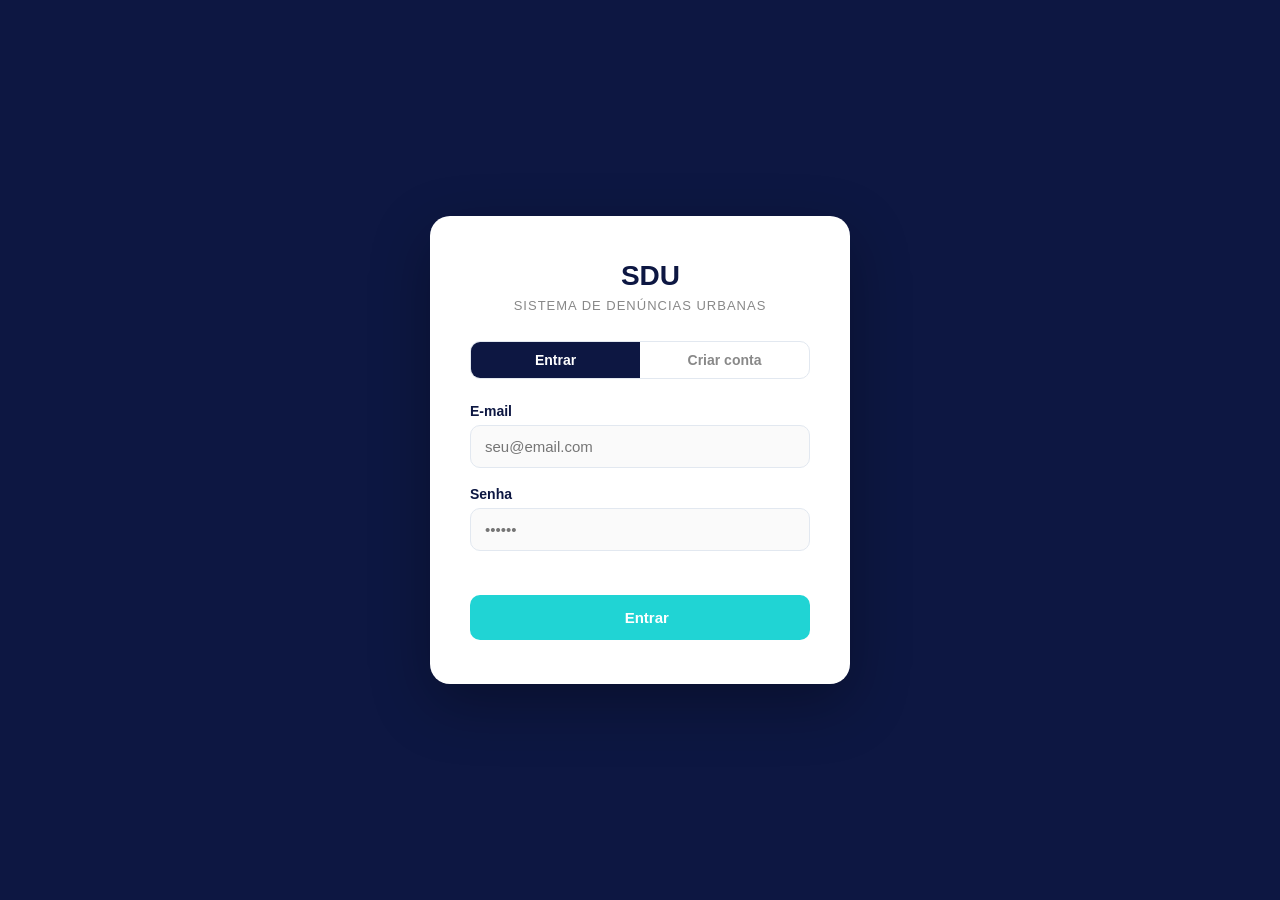
<file: index.html>
<!DOCTYPE html>
<html lang="pt-BR">
<head>
    <meta charset="UTF-8">
    <meta name="viewport" content="width=device-width, initial-scale=1.0">
    <title>SDU — Sistema de Denúncias Urbanas</title>
    <link rel="stylesheet" href="style.css">
    <link rel="stylesheet" href="https://cdnjs.cloudflare.com/ajax/libs/font-awesome/6.5.1/css/all.min.css">
</head>
<body>

<!-- ── SIDEBAR ────────────────────────────────────────────── -->
<aside class="sidebar" id="sidebar">

    <div class="sidebar-header">
        <div class="logo">
            <i class="fa-solid fa-eye"></i>
            <span class="logo-text">SDU</span>
        </div>
        <button class="menu-toggle" id="menuToggle" title="Recolher menu">
            <i class="fa-solid fa-bars"></i>
        </button>
    </div>

    <nav class="menu">
        <a href="index.html" class="menu-item" data-label="Início" active">
            <i class="fa-solid fa-house"></i>
            <span>Início</span>
        </a>
        <a href="denuncias.html" class="menu-item" data-label="Suas Denúncias"">
            <i class="fa-solid fa-bullhorn"></i>
            <span>Suas Denúncias</span>
        </a>
        <a href="nova-denuncia.html" class="menu-item" data-label="Nova Denúncia"">
            <i class="fa-solid fa-plus"></i>
            <span>Faça Nova Denúncia</span>
        </a>
    </nav>

    <div class="sidebar-footer">
        <span class="sidebar-footer-text">SDU © 2026</span>
    </div>

</aside>

<!-- ── CONTEÚDO PRINCIPAL ─────────────────────────────────── -->
<main class="main">

    <!-- TOPBAR com nome do usuário e ícone de perfil -->
    <div class="topbar">
        <span class="topbar-titulo">Início</span>
        <div class="topbar-acoes">
            <span id="nome-usuario" class="topbar-nome"></span>
            <a href="perfil.html" class="topbar-icon" title="Meu Perfil">
                <i class="fa-solid fa-circle-user"></i>
            </a>
            <button class="topbar-icon" onclick="sair()" title="Sair">
                <i class="fa-solid fa-right-from-bracket"></i>
            </button>
        </div>
    </div>

    <!-- SEÇÃO 1: HERO -->
    <section class="hero-section">
        <h1 class="hero-title">SDU</h1>
        <p class="hero-subtitle">Sistema de Denúncias Urbanas</p>
        <button class="btn-conhecer" onclick="irParaQuemSomos()">
            Venha nos Conhecer
        </button>
    </section>

    <!-- SEÇÃO 2: QUEM SOMOS (fundo azul escuro) -->
    <section class="quem-somos-section" id="quem-somos">

        <div class="qs-left">
            <h2>Quem<br>Somos</h2>
        </div>

        <div class="qs-right">
            <p>
                O SDU é uma iniciativa criada por estudantes que acreditam no poder da
                tecnologia para transformar as cidades. Nascemos da frustração com
                problemas urbanos que se repetem sem resolução — buracos, alagamentos,
                fiação solta — e da vontade de mudar esse cenário.
            </p>
            <p>
                Nossa plataforma conecta cidadãos e poder público de forma direta e
                transparente. Qualquer pessoa pode registrar um problema, acompanhar
                seu status e saber quando foi resolvido.
            </p>
            <p>
                Acreditamos que cada denúncia é um ato de cidadania. Juntos,
                construímos cidades melhores.
            </p>
        </div>

    </section>

    <!-- SEÇÃO 3: CALL TO ACTION -->
    <section class="cta-section">
        <h2>Algum problema a relatar?</h2>
        <p>Denuncie!</p>
        <a href="nova-denuncia.html" class="btn-denuncia">
            <i class="fa-solid fa-bullhorn"></i>
            Fazer Denúncia
        </a>
    </section>

    <!-- RODAPÉ -->
    <footer class="page-footer">
        © 2026 SDU — Sistema de Denúncias Urbanas. Todos os direitos reservados.
    </footer>

</main>

<script src="script.js"></script>
<script>
    /* Scroll suave até a seção "Quem Somos" ao clicar no botão */
    verificarAuth();
    function irParaQuemSomos() {
        document.getElementById("quem-somos").scrollIntoView({ behavior: "smooth" });
    }
</script>

</body>
</html>
</file>
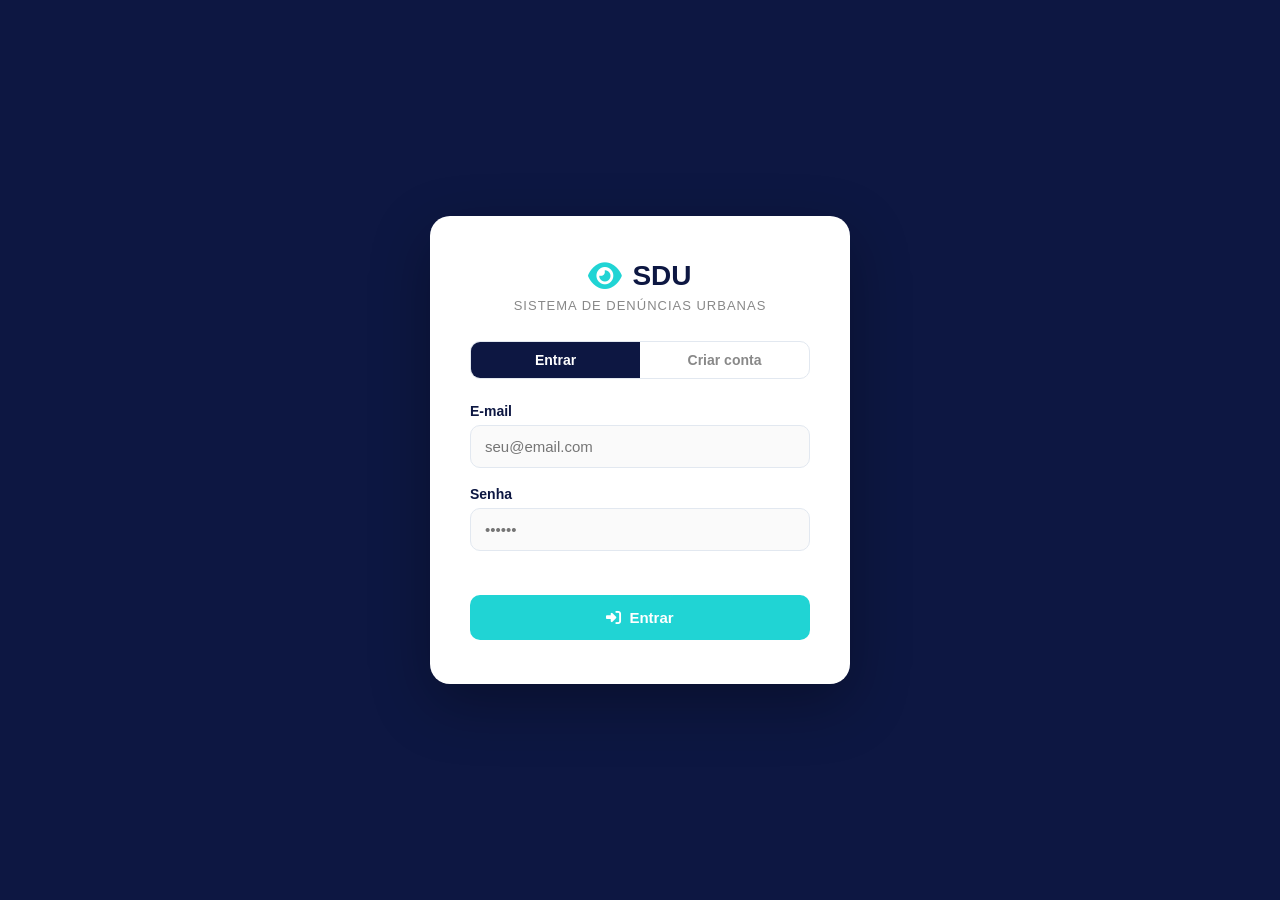
<file: denuncias.html>
<!doctype html>
<html lang="pt-BR">
  <head>
    <meta charset="UTF-8" />
    <meta name="viewport" content="width=device-width, initial-scale=1.0" />
    <title>SDU — Suas Denúncias</title>
    <link rel="stylesheet" href="style.css" />
    <link
      rel="stylesheet"
      href="https://cdnjs.cloudflare.com/ajax/libs/font-awesome/6.5.1/css/all.min.css"
    />
  </head>
  <body>
    <!-- SIDEBAR -->
    <aside class="sidebar" id="sidebar">
      <div class="sidebar-header">
        <div class="logo">
          <i class="fa-solid fa-eye"></i>
          <span class="logo-text">SDU</span>
        </div>
        <button class="menu-toggle" id="menuToggle" title="Recolher menu">
          <i class="fa-solid fa-bars"></i>
        </button>
      </div>

      <nav class="menu">
        <a href="index.html" class="menu-item" data-label="Início">
          <i class="fa-solid fa-house"></i>
          <span>Início</span>
        </a>
        <a
          href="denuncias.html"
          class="menu-item active"
          data-label="Suas Denúncias"
        >
          <i class="fa-solid fa-bullhorn"></i>
          <span>Suas Denúncias</span>
        </a>
        <a
          href="nova-denuncia.html"
          class="menu-item"
          data-label="Nova Denúncia"
        >
          <i class="fa-solid fa-plus"></i>
          <span>Faça Nova Denúncia</span>
        </a>
      </nav>

      <div class="sidebar-footer">
        <span>SDU © 2026</span>
      </div>
    </aside>

    <main class="main">
      <!-- TOPBAR com nome do usuário e ícone de perfil -->
      <div class="topbar">
        <span class="topbar-titulo">Suas Denúncias</span>
        <div class="topbar-acoes">
          <span id="nome-usuario" class="topbar-nome"></span>
          <a href="perfil.html" class="topbar-icon" title="Meu Perfil">
            <i class="fa-solid fa-circle-user"></i>
          </a>
          <button class="topbar-icon" onclick="sair()" title="Sair">
            <i class="fa-solid fa-right-from-bracket"></i>
          </button>
        </div>
      </div>
      <div class="denuncias-page">
        <div class="page-header">
          <h1>Suas Denúncias</h1>
          <p>Gerencie e acompanhe os problemas que você reportou</p>
        </div>

        <!-- Preenchido dinamicamente pela função carregarDenuncias() -->
        <div id="lista-denuncias">
          <p style="color: #aaa; padding: 20px 0">Carregando denúncias...</p>
        </div>
      </div>
    </main>

    <script src="script.js"></script>
    <script>
      /* Traduz os valores do banco para texto legível na interface */
      const ROTULO_TIPO = {
        buraco: "Buraco",
        fiacao_solta: "Fiação solta",
        alagamento: "Alagamento",
        outros: "Outros",
      };

      const ROTULO_STATUS = {
        aberta: "Aberta",
        em_ajuste: "Em Ajuste",
        concluida: "Concluída",
        nao_houve: "Não Houve",
      };

      // ── CARREGAR DENÚNCIAS ─────────────────────────────────────
      async function carregarDenuncias() {
        try {
          const lista = await buscarDenuncias();
          const container = document.getElementById("lista-denuncias");
          container.innerHTML = "";

          if (lista.length === 0) {
            container.innerHTML = `
                    <div class="sem-denuncias">
                        <i class="fa-regular fa-face-smile" style="font-size:40px;color:#ccc;margin-bottom:12px;"></i>
                        <p>Nenhuma denúncia registrada ainda.</p>
                        <a href="nova-denuncia.html" style="color:var(--accent);">Fazer primeira denúncia</a>
                    </div>
                `;
            return;
          }

          lista.forEach((d) => container.appendChild(criarCard(d)));
        } catch (erro) {
          document.getElementById("lista-denuncias").innerHTML =
            `<p style="color:red;">Erro ao carregar denúncias. Verifique se o servidor está rodando.</p>`;
        }
      }

      // ── CRIAR CARD ─────────────────────────────────────────────
      function criarCard(d) {
        const card = document.createElement("div");
        card.className = "denuncia-card";
        card.id = `card-${d.id}`;

        // toLocaleDateString formata a data do banco para dd/mm/aaaa hh:mm
        const data = new Date(d.data).toLocaleDateString("pt-BR", {
          day: "2-digit",
          month: "2-digit",
          year: "numeric",
          hour: "2-digit",
          minute: "2-digit",
        });

        card.innerHTML = `
            <div class="card-top">
                <div>
                    <div class="card-tipo">${ROTULO_TIPO[d.tipo] || d.tipo}</div>
                    <div class="card-endereco">
                        <i class="fa-solid fa-location-dot" style="color:var(--accent);font-size:12px"></i>
                        ${d.endereco}
                        ${d.ponto_referencia ? `· ${d.ponto_referencia}` : ""}
                    </div>
                </div>
                <span class="badge badge-${d.status}">${ROTULO_STATUS[d.status] || d.status}</span>
            </div>

            ${d.descricao ? `<p class="card-desc">${d.descricao}</p>` : ""}

            <p class="card-data">Registrada em ${data}</p>

            <div class="card-footer">
                <select class="status-select" onchange="alterarStatus(${d.id}, this.value)">
                    <option value="aberta"    ${d.status === "aberta" ? "selected" : ""}>Aberta</option>
                    <option value="em_ajuste" ${d.status === "em_ajuste" ? "selected" : ""}>Em Ajuste</option>
                    <option value="concluida" ${d.status === "concluida" ? "selected" : ""}>Concluída</option>
                    <option value="nao_houve" ${d.status === "nao_houve" ? "selected" : ""}>Não Houve</option>
                </select>
                <div class="card-acoes">
                    <button class="btn-editar"  onclick="toggleEdicao(${d.id})">
                        <i class="fa-solid fa-pen"></i> Editar
                    </button>
                    <button class="btn-excluir" onclick="removerDenuncia(${d.id})">
                        <i class="fa-solid fa-trash"></i> Excluir
                    </button>
                </div>
            </div>

            <!-- Formulário de edição oculto; exibido por toggleEdicao() -->
            <div class="edit-form" id="edit-${d.id}">
                <div class="form-group">
                    <label>Endereço</label>
                    <input type="text" id="edit-endereco-${d.id}" value="${d.endereco}">
                </div>
                <div class="form-group">
                    <label>Ponto de referência</label>
                    <input type="text" id="edit-ref-${d.id}" value="${d.ponto_referencia || ""}">
                </div>
                <div class="form-group">
                    <label>Tipo</label>
                    <select id="edit-tipo-${d.id}">
                        <option value="buraco"       ${d.tipo === "buraco" ? "selected" : ""}>Buraco</option>
                        <option value="fiacao_solta" ${d.tipo === "fiacao_solta" ? "selected" : ""}>Fiação solta</option>
                        <option value="alagamento"   ${d.tipo === "alagamento" ? "selected" : ""}>Alagamento</option>
                        <option value="outros"       ${d.tipo === "outros" ? "selected" : ""}>Outros</option>
                    </select>
                </div>
                <div class="form-group">
                    <label>Descrição</label>
                    <textarea id="edit-desc-${d.id}">${d.descricao || ""}</textarea>
                </div>
                <div class="edit-acoes">
                    <button class="btn-cancelar" onclick="toggleEdicao(${d.id})">Cancelar</button>
                    <button class="btn-salvar"   onclick="salvarEdicao(${d.id})">Salvar</button>
                </div>
            </div>
        `;

        return card;
      }

      // ── ALTERAR STATUS ─────────────────────────────────────────
      async function alterarStatus(id, novoStatus) {
        try {
          await atualizarDenuncia(id, { status: novoStatus });

          // Atualiza só o badge visualmente, sem recarregar a lista inteira
          const card = document.getElementById(`card-${id}`);
          const badge = card.querySelector(".badge");
          badge.className = `badge badge-${novoStatus}`;
          badge.textContent = ROTULO_STATUS[novoStatus];

          mostrarToast("Status atualizado!");
        } catch (erro) {
          mostrarToast("Erro ao atualizar status.");
        }
      }

      // ── TOGGLE EDIÇÃO ──────────────────────────────────────────
      function toggleEdicao(id) {
        document.getElementById(`edit-${id}`).classList.toggle("visivel");
      }

      // ── SALVAR EDIÇÃO ──────────────────────────────────────────
      async function salvarEdicao(id) {
        const dados = {
          endereco: document.getElementById(`edit-endereco-${id}`).value.trim(),
          ponto_referencia:
            document.getElementById(`edit-ref-${id}`).value.trim() || null,
          tipo: document.getElementById(`edit-tipo-${id}`).value,
          descricao:
            document.getElementById(`edit-desc-${id}`).value.trim() || null,
        };

        if (!dados.endereco) {
          mostrarToast("O endereço não pode ficar vazio.");
          return;
        }

        try {
          await atualizarDenuncia(id, dados);
          mostrarToast("Denúncia atualizada!");
          carregarDenuncias();
        } catch (erro) {
          mostrarToast("Erro ao salvar edição.");
        }
      }

      // ── EXCLUIR DENÚNCIA ───────────────────────────────────────
      async function removerDenuncia(id) {
        if (!confirm("Tem certeza que deseja excluir esta denúncia?")) return;

        try {
          await excluirDenuncia(id);
          document.getElementById(`card-${id}`).remove();

          // Se a lista ficou vazia, exibe a mensagem de estado vazio
          if (
            document.getElementById("lista-denuncias").children.length === 0
          ) {
            carregarDenuncias();
          }

          mostrarToast("Denúncia excluída.");
        } catch (erro) {
          mostrarToast("Erro ao excluir denúncia.");
        }
      }

      verificarAuth();
      carregarDenuncias();
    </script>
  </body>
</html>
</file>
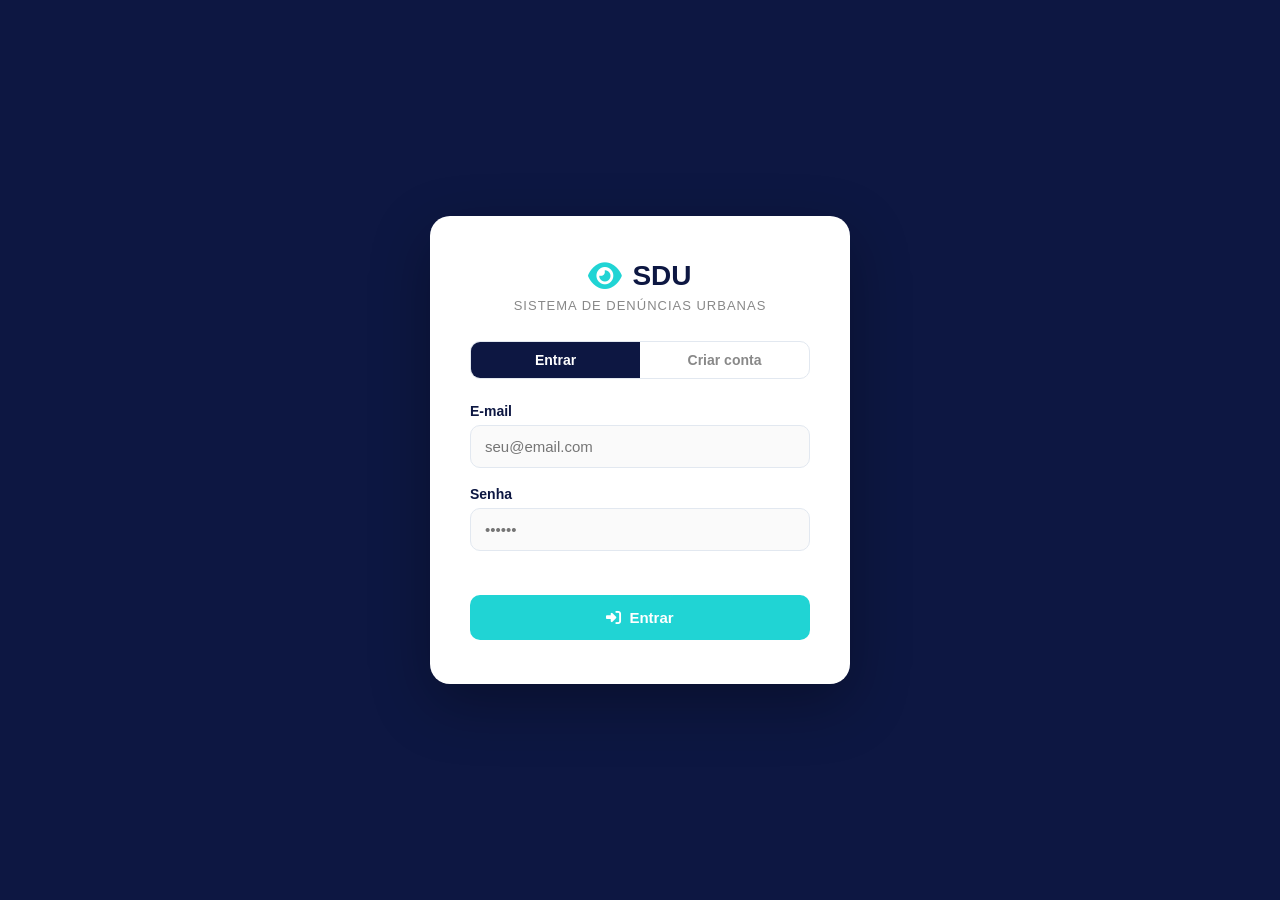
<file: login.html>
<!DOCTYPE html>
<html lang="pt-BR">
<head>
    <meta charset="UTF-8">
    <meta name="viewport" content="width=device-width, initial-scale=1.0">
    <title>SDU — Entrar</title>
    <link rel="stylesheet" href="style.css">
    <link rel="stylesheet" href="https://cdnjs.cloudflare.com/ajax/libs/font-awesome/6.5.1/css/all.min.css">
</head>
<body class="login-body">

<div class="login-container">

    <!-- Logo -->
    <div class="login-logo">
        <i class="fa-solid fa-eye"></i>
        <span>SDU</span>
    </div>
    <p class="login-tagline">Sistema de Denúncias Urbanas</p>

    <!-- Abas Login / Cadastro -->
    <div class="login-tabs">
        <button class="tab-btn active" onclick="mostrarAba('login')">Entrar</button>
        <button class="tab-btn"        onclick="mostrarAba('cadastro')">Criar conta</button>
    </div>

    <!-- Formulário de Login -->
    <div id="aba-login">
        <div class="form-group">
            <label>E-mail</label>
            <input type="email" id="login-email" placeholder="seu@email.com">
        </div>
        <div class="form-group">
            <label>Senha</label>
            <input type="password" id="login-senha" placeholder="••••••">
        </div>
        <p class="login-erro" id="login-erro"></p>
        <button class="btn-login" onclick="fazerLogin()">
            <i class="fa-solid fa-right-to-bracket"></i> Entrar
        </button>
    </div>

    <!-- Formulário de Cadastro -->
    <div id="aba-cadastro" style="display:none">
        <div class="form-group">
            <label>Nome</label>
            <input type="text" id="cad-nome" placeholder="Seu nome completo">
        </div>
        <div class="form-group">
            <label>E-mail</label>
            <input type="email" id="cad-email" placeholder="seu@email.com">
        </div>
        <div class="form-group">
            <label>Senha <span style="font-weight:400;font-size:12px;color:#aaa">(mín. 6 caracteres)</span></label>
            <input type="password" id="cad-senha" placeholder="••••••">
        </div>
        <p class="login-erro" id="cad-erro"></p>
        <button class="btn-login" onclick="fazerCadastro()">
            <i class="fa-solid fa-user-plus"></i> Criar conta
        </button>
    </div>

</div>

<script>
    const API = "http://127.0.0.1:5000";

    // Se já estiver logado, vai direto para o inicio
    fetch(`${API}/auth/me`, { credentials: "include" })
        .then(r => { if (r.ok) window.location.href = "index.html"; })
        .catch(() => {});

    function mostrarAba(aba) {
        document.getElementById("aba-login").style.display    = aba === "login"    ? "block" : "none";
        document.getElementById("aba-cadastro").style.display = aba === "cadastro" ? "block" : "none";
        document.querySelectorAll(".tab-btn").forEach((btn, i) => {
            btn.classList.toggle("active", (i === 0) === (aba === "login"));
        });
    }

    async function fazerLogin() {
        const email = document.getElementById("login-email").value.trim();
        const senha = document.getElementById("login-senha").value;
        const erro  = document.getElementById("login-erro");
        erro.textContent = "";

        try {
            const resp = await fetch(`${API}/auth/login`, {
                method: "POST",
                headers: { "Content-Type": "application/json" },
                credentials: "include",
                body: JSON.stringify({ email, senha }),
            });

            const data = await resp.json();
            if (!resp.ok) { erro.textContent = data.erro; return; }

            window.location.href = "index.html";
        } catch {
            erro.textContent = "Erro de conexão com o servidor.";
        }
    }

    async function fazerCadastro() {
        const nome  = document.getElementById("cad-nome").value.trim();
        const email = document.getElementById("cad-email").value.trim();
        const senha = document.getElementById("cad-senha").value;
        const erro  = document.getElementById("cad-erro");
        erro.textContent = "";

        try {
            const resp = await fetch(`${API}/auth/registro`, {
                method: "POST",
                headers: { "Content-Type": "application/json" },
                credentials: "include",
                body: JSON.stringify({ nome, email, senha }),
            });

            const data = await resp.json();
            if (!resp.ok) { erro.textContent = data.erro; return; }

            window.location.href = "index.html";
        } catch {
            erro.textContent = "Erro de conexão com o servidor.";
        }
    }

    // Permite submeter com Enter
    document.addEventListener("keydown", (e) => {
        if (e.key !== "Enter") return;
        const abaLogin = document.getElementById("aba-login").style.display !== "none";
        abaLogin ? fazerLogin() : fazerCadastro();
    });
</script>

</body>
</html>
</file>
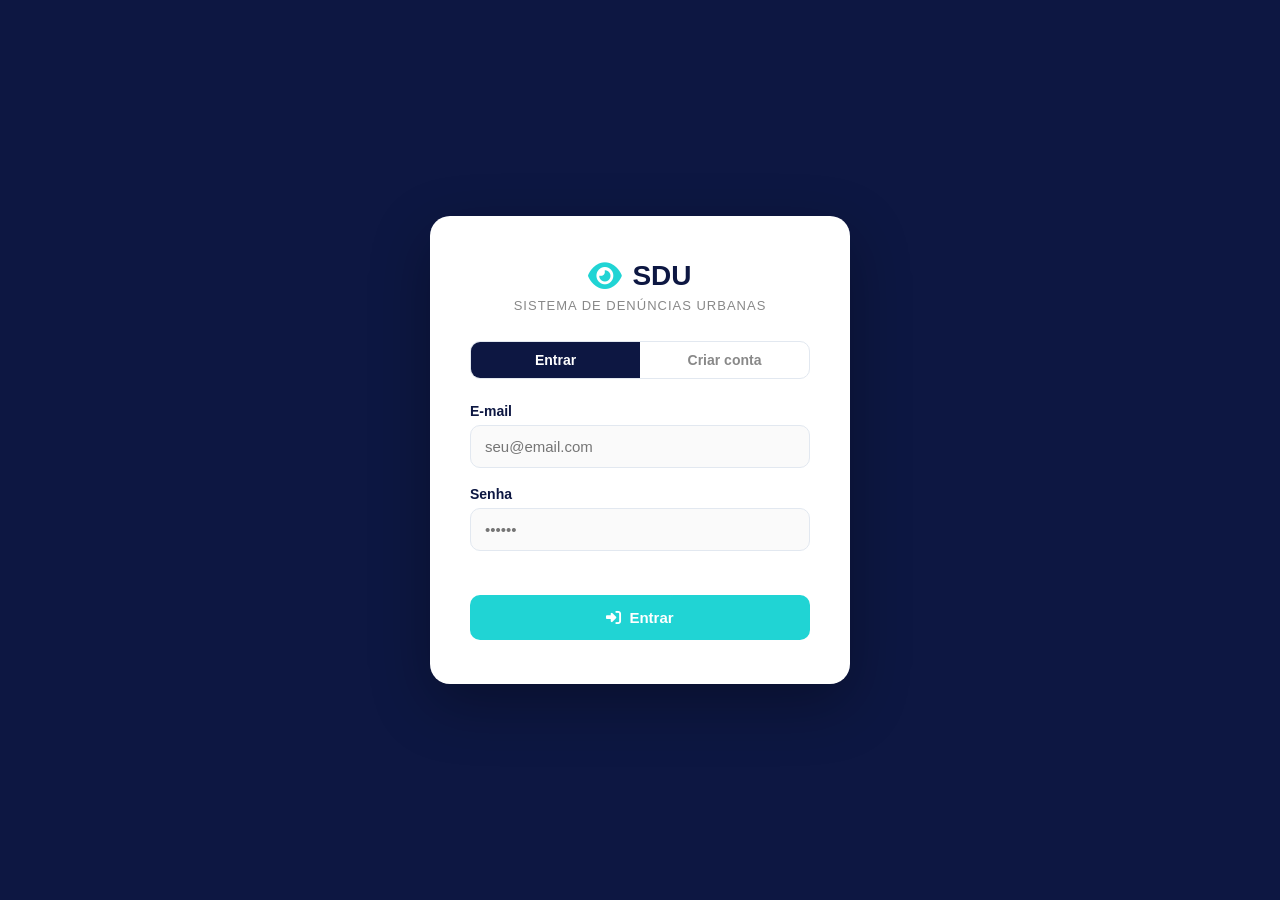
<file: perfil.html>
<!doctype html>
<html lang="pt-BR">
  <head>
    <meta charset="UTF-8" />
    <meta name="viewport" content="width=device-width, initial-scale=1.0" />
    <title>SDU — Meu Perfil</title>
    <link rel="stylesheet" href="style.css" />
    <link
      rel="stylesheet"
      href="https://cdnjs.cloudflare.com/ajax/libs/font-awesome/6.5.1/css/all.min.css"
    />
  </head>
  <body>
    <aside class="sidebar" id="sidebar">
      <div class="sidebar-header">
        <div class="logo">
          <i class="fa-solid fa-eye"></i>
          <span class="logo-text">SDU</span>
        </div>
        <button class="menu-toggle" id="menuToggle" title="Recolher menu">
          <i class="fa-solid fa-bars"></i>
        </button>
      </div>
      <nav class="menu">
        <a href="index.html" class="menu-item" data-label="Início">
          <i class="fa-solid fa-house"></i>
          <span>Início</span>
        </a>
        <a href="denuncias.html" class="menu-item" data-label="Suas Denúncias">
          <i class="fa-solid fa-bullhorn"></i>
          <span>Suas Denúncias</span>
        </a>
        <a
          href="nova-denuncia.html"
          class="menu-item"
          data-label="Nova Denúncia"
        >
          <i class="fa-solid fa-plus"></i>
          <span>Faça Nova Denúncia</span>
        </a>
      </nav>
      <div class="sidebar-footer"><span>SDU © 2026</span></div>
    </aside>

    <main class="main">
      <!-- TOPBAR -->
      <div class="topbar">
        <span class="topbar-titulo">Meu Perfil</span>
        <div class="topbar-acoes">
          <span id="nome-usuario" class="topbar-nome"></span>
          <a href="perfil.html" class="topbar-icon active" title="Perfil">
            <i class="fa-solid fa-circle-user"></i>
          </a>
          <button class="topbar-icon" onclick="sair()" title="Sair">
            <i class="fa-solid fa-right-from-bracket"></i>
          </button>
        </div>
      </div>

      <div class="perfil-page">
        <!-- Card de identidade do usuário -->
        <div class="perfil-header">
          <div class="perfil-avatar" id="perfil-iniciais"></div>
          <div>
            <h2 id="perfil-nome"></h2>
            <p id="perfil-email"></p>
            <small id="perfil-membro"></small>
          </div>
        </div>

        <!-- Denúncias agrupadas por status -->
        <div class="perfil-grupos" id="perfil-grupos">
          <p style="color: #aaa">Carregando...</p>
        </div>
      </div>
    </main>

    <script src="script.js"></script>
    <script>
      const ROTULO_TIPO = {
        buraco: "Buraco",
        fiacao_solta: "Fiação solta",
        alagamento: "Alagamento",
        outros: "Outros",
      };

      const GRUPOS_STATUS = [
        { key: "aberta", label: "Abertas", classe: "badge-aberta" },
        { key: "em_ajuste", label: "Em Ajuste", classe: "badge-em_ajuste" },
        { key: "concluida", label: "Concluídas", classe: "badge-concluida" },
        { key: "nao_houve", label: "Não Houve", classe: "badge-nao_houve" },
      ];

      async function iniciar() {
        const usuario = await verificarAuth();
        if (!usuario) return;

        // Preenche os dados do perfil
        document.getElementById("perfil-nome").textContent = usuario.nome;
        document.getElementById("perfil-email").textContent = usuario.email;
        document.getElementById("perfil-iniciais").textContent = usuario.nome
          .split(" ")
          .map((p) => p[0])
          .slice(0, 2)
          .join("")
          .toUpperCase();

        const membro = new Date(usuario.data_cadastro).toLocaleDateString(
          "pt-BR",
          {
            month: "long",
            year: "numeric",
          },
        );
        document.getElementById("perfil-membro").textContent =
          `Membro desde ${membro}`;

        // Carrega e agrupa as denúncias
        const lista = await buscarDenuncias();
        const container = document.getElementById("perfil-grupos");
        container.innerHTML = "";

        GRUPOS_STATUS.forEach(({ key, label, classe }) => {
          const grupo = lista.filter((d) => d.status === key);

          const secao = document.createElement("div");
          secao.className = "perfil-secao";
          secao.innerHTML = `
                <div class="perfil-secao-header">
                    <span class="badge ${classe}">${label}</span>
                    <span class="perfil-count">${grupo.length}</span>
                </div>
                <div class="perfil-lista">
                    ${
                      grupo.length === 0
                        ? `<p class="perfil-vazio">Nenhuma denúncia nesta categoria.</p>`
                        : grupo
                            .map(
                              (d) => `
                            <!-- Clicando aqui o usuário vai para a lista completa -->
                            <a href="denuncias.html" class="perfil-item">
                                <span class="perfil-item-tipo">${ROTULO_TIPO[d.tipo] || d.tipo}</span>
                                <span class="perfil-item-end">
                                    <i class="fa-solid fa-location-dot" style="color:var(--accent);font-size:11px"></i>
                                    ${d.endereco}
                                </span>
                            </a>
                        `,
                            )
                            .join("")
                    }
                </div>
            `;
          container.appendChild(secao);
        });
      }

      iniciar();
    </script>
  </body>
</html>
</file>
<file: style.css>
/* ============================================================
   style.css — SDU Sistema de Denúncias Urbanas
   Paleta: navy (#0d1742), cyan (#20d4d4), cinza (#f3f5f9)
   ============================================================ */

/* ── RESET & VARIÁVEIS ─────────────────────────────────────── */

*,
*::before,
*::after {
  margin: 0;
  padding: 0;
  box-sizing: border-box;
}

:root {
  --primary: #0d1742;
  --secondary: #182a66;
  --accent: #20d4d4;
  --accent-dark: #17a8a8;
  --white: #ffffff;
  --gray: #f3f5f9;
  --text: #444;
  --text-light: #888;
  --shadow: 0 8px 24px rgba(0, 0, 0, 0.1);
  --radius: 16px;
  --sidebar-w: 260px;
  --sidebar-col: 70px;
}

body {
  font-family: "Segoe UI", Arial, sans-serif;
  background: var(--gray);
  color: var(--text);
  display: flex;
  min-height: 100vh;
  overflow: hidden;
}

/* ── SIDEBAR ────────────────────────────────────────────────── */

.sidebar {
  width: var(--sidebar-w);
  min-height: 100vh;
  background: var(--primary);
  display: flex;
  flex-direction: column;
  transition: width 0.3s;
  overflow: hidden;
  flex-shrink: 0;
  z-index: 100;
}

.sidebar.collapsed {
  width: var(--sidebar-col);
  cursor: pointer;
}

.sidebar-header {
  display: flex;
  align-items: center;
  justify-content: space-between;
  padding: 22px 20px;
  border-bottom: 1px solid rgba(255, 255, 255, 0.06);
}

.logo {
  display: flex;
  align-items: center;
  gap: 10px;
  color: var(--white);
  font-size: 20px;
  font-weight: 700;
  white-space: nowrap;
}

.logo i {
  color: var(--accent);
  font-size: 22px;
}

.menu-toggle {
  background: none;
  border: none;
  color: rgba(255, 255, 255, 0.6);
  font-size: 18px;
  cursor: pointer;
}

.menu-toggle:hover {
  color: var(--accent);
}

.menu {
  display: flex;
  flex-direction: column;
  padding: 16px 0;
  flex: 1;
}

.menu-item {
  display: flex;
  align-items: center;
  gap: 14px;
  padding: 14px 22px;
  text-decoration: none;
  color: rgba(255, 255, 255, 0.75);
  white-space: nowrap;
  font-size: 15px;
  transition:
    background 0.2s,
    color 0.2s,
    border-left 0.2s;
}

.menu-item i {
  font-size: 17px;
  width: 20px;
  text-align: center;
}

.menu-item:hover,
.menu-item.active {
  background: rgba(255, 255, 255, 0.08);
  color: var(--white);
  border-left: 3px solid var(--accent);
}

.sidebar-footer {
  padding: 20px;
  font-size: 12px;
  color: rgba(255, 255, 255, 0.3);
  text-align: center;
  border-top: 1px solid rgba(255, 255, 255, 0.06);
}

/* ── SIDEBAR RETRAÍDA ───────────────────────────────────────── */

/* Esconde textos e hambúrguer quando retraída */
.sidebar.collapsed .logo-text,
.sidebar.collapsed .menu-item span,
.sidebar.collapsed .menu-toggle,
.sidebar.collapsed .sidebar-footer span {
  display: none;
}

.sidebar.collapsed .sidebar-header {
  justify-content: center;
  padding: 22px 0;
}

.sidebar.collapsed .logo {
  justify-content: center;
}

.sidebar.collapsed .logo i {
  font-size: 26px;
}

.sidebar.collapsed .menu-item {
  justify-content: center;
  padding: 16px 0;
  position: relative;
}

.sidebar.collapsed .menu-item i {
  font-size: 19px;
  width: auto;
}

.sidebar.collapsed .menu-item:hover,
.sidebar.collapsed .menu-item.active {
  border-left: none;
}

/* Tooltip ao passar o mouse no ícone */
.sidebar.collapsed .menu-item::after {
  content: attr(data-label);
  position: absolute;
  left: calc(var(--sidebar-col) + 10px);
  background: var(--secondary);
  color: white;
  padding: 6px 12px;
  border-radius: 8px;
  font-size: 13px;
  white-space: nowrap;
  opacity: 0;
  pointer-events: none;
  transition: opacity 0.2s;
  z-index: 200;
  box-shadow: 0 4px 12px rgba(0, 0, 0, 0.2);
}

.sidebar.collapsed .menu-item:hover::after {
  opacity: 1;
}

/* ── MAIN ───────────────────────────────────────────────────── */

.main {
  flex: 1;
  overflow-y: auto;
  height: 100vh;
  display: flex;
  flex-direction: column;
}

/* ── BOTÕES: base compartilhada ─────────────────────────────── */

/* Todos os botões primários (cyan) compartilham este estilo */
.btn-conhecer,
.btn-denuncia,
.btn-enviar {
  background: var(--accent);
  color: var(--white);
  border: none;
  border-radius: 50px;
  font-weight: 600;
  cursor: pointer;
  display: inline-flex;
  align-items: center;
  gap: 8px;
  transition:
    background 0.25s,
    transform 0.2s;
}

.btn-conhecer:hover,
.btn-denuncia:hover,
.btn-enviar:hover {
  background: var(--accent-dark);
  transform: translateY(-2px);
}

/* Tamanho individual de cada botão */
.btn-conhecer {
  padding: 16px 44px;
  font-size: 16px;
}
.btn-denuncia {
  padding: 16px 40px;
  font-size: 16px;
  text-decoration: none;
  margin-top: 16px;
}
.btn-enviar {
  padding: 14px 36px;
  font-size: 15px;
}

/* Botões de ação dos cards: base compartilhada */
.btn-editar,
.btn-excluir,
.btn-salvar,
.btn-cancelar {
  border: none;
  border-radius: 8px;
  font-size: 13px;
  font-weight: 600;
  cursor: pointer;
  padding: 8px 20px;
  display: inline-flex;
  align-items: center;
  gap: 6px;
}

.btn-editar {
  background: rgba(32, 212, 212, 0.12);
  color: var(--accent-dark);
  transition: opacity 0.2s;
}
.btn-excluir {
  background: rgba(239, 68, 68, 0.1);
  color: #dc2626;
  transition: opacity 0.2s;
}
.btn-salvar {
  background: var(--accent);
  color: white;
  transition: background 0.2s;
}
.btn-cancelar {
  background: #f1f5f9;
  color: var(--text);
}

.btn-editar:hover,
.btn-excluir:hover {
  opacity: 0.75;
}

.btn-salvar:hover {
  background: var(--accent-dark);
}

/* ── CARDS: base compartilhada ──────────────────────────────── */

.form-card,
.denuncia-card {
  background: var(--white);
  border-radius: var(--radius);
  box-shadow: var(--shadow);
}

.form-card {
  padding: 44px 40px;
  width: 100%;
  max-width: 580px;
}

.form-card h1 {
  font-size: 26px;
  font-weight: 700;
  color: var(--primary);
  margin-bottom: 6px;
}
.form-card .subtitle {
  font-size: 14px;
  color: var(--text-light);
  margin-bottom: 32px;
}

.denuncia-card {
  padding: 24px;
  margin-bottom: 16px;
  transition: transform 0.2s;
}

.denuncia-card:hover {
  transform: translateY(-2px);
}

/* ── LANDING PAGE ───────────────────────────────────────────── */

/* Hero e CTA compartilham o layout centralizado */
.hero-section,
.cta-section {
  display: flex;
  flex-direction: column;
  align-items: center;
  justify-content: center;
  text-align: center;
}

.hero-section {
  min-height: 100vh;
  background: var(--gray);
  padding: 60px 40px;
}
.cta-section {
  min-height: 40vh;
  background: var(--secondary);
  padding: 80px 40px;
  gap: 16px;
}

.hero-title {
  font-size: clamp(52px, 10vw, 96px);
  font-weight: 800;
  color: var(--primary);
  letter-spacing: -2px;
  margin-bottom: 12px;
}
.hero-subtitle {
  font-size: clamp(14px, 2vw, 18px);
  color: var(--text-light);
  letter-spacing: 2px;
  text-transform: uppercase;
  margin-bottom: 40px;
}

.cta-section h2 {
  font-size: clamp(26px, 5vw, 42px);
  color: var(--white);
  font-weight: 700;
}
.cta-section p {
  font-size: clamp(18px, 3vw, 28px);
  color: var(--accent);
  font-weight: 600;
}

.quem-somos-section {
  min-height: 90vh;
  background: var(--primary);
  display: flex;
  align-items: center;
  gap: 60px;
  padding: 80px 60px;
}

.qs-left h2 {
  font-size: clamp(48px, 8vw, 80px);
  font-weight: 800;
  color: var(--accent);
  line-height: 1.1;
}

.qs-right {
  background: rgba(0, 0, 0, 0.2);
  border-radius: var(--radius);
  padding: 40px;
  color: rgba(255, 255, 255, 0.88);
  line-height: 1.9;
  font-size: 16px;
}

.qs-right p + p {
  margin-top: 16px;
}

.page-footer {
  background: var(--primary);
  color: rgba(255, 255, 255, 0.35);
  text-align: center;
  padding: 24px;
  font-size: 13px;
}

/* ── FORMULÁRIO NOVA DENÚNCIA ───────────────────────────────── */

.form-page {
  flex: 1;
  display: flex;
  align-items: flex-start;
  justify-content: center;
  padding: 48px 24px;
}

.form-group {
  display: flex;
  flex-direction: column;
  margin-bottom: 18px;
}

.form-group label {
  font-size: 14px;
  font-weight: 600;
  color: var(--primary);
  margin-bottom: 6px;
}
.form-group label .opcional {
  font-weight: 400;
  color: var(--text-light);
  font-size: 12px;
  margin-left: 4px;
}

/* Todos os campos de entrada (formulário principal e edição inline) */
.form-group input,
.form-group select,
.form-group textarea,
.edit-form input,
.edit-form select,
.edit-form textarea {
  padding: 12px 14px;
  border: 1.5px solid #e2e8f0;
  border-radius: 10px;
  font-size: 15px;
  color: var(--text);
  background: #fafafa;
  outline: none;
  font-family: inherit;
  width: 100%;
  transition:
    border-color 0.2s,
    box-shadow 0.2s;
}

.form-group input:focus,
.form-group select:focus,
.form-group textarea:focus,
.edit-form input:focus,
.edit-form select:focus,
.edit-form textarea:focus {
  border-color: var(--accent);
  box-shadow: 0 0 0 3px rgba(32, 212, 212, 0.15);
  background: var(--white);
}

.form-group textarea,
.edit-form textarea {
  resize: vertical;
  min-height: 90px;
}

.form-row {
  display: grid;
  grid-template-columns: 1fr 1fr;
  gap: 16px;
}
.form-actions {
  display: flex;
  justify-content: flex-end;
  margin-top: 12px;
}

/* Mapa circular */
.mapa-wrapper {
  display: flex;
  flex-direction: column;
  align-items: center;
  margin: 28px 0 20px;
}

.mapa-wrapper p {
  font-size: 13px;
  color: var(--text-light);
  margin-bottom: 14px;
}

.mapa-circular {
  width: 240px;
  height: 240px;
  border-radius: 50%;
  overflow: hidden;
  border: 3px solid var(--accent);
  box-shadow: 0 0 0 6px rgba(32, 212, 212, 0.15);
}

#mapa-form {
  width: 100%;
  height: 100%;
}

/* ── PÁGINA DE DENÚNCIAS ────────────────────────────────────── */

.denuncias-page {
  flex: 1;
  padding: 36px 32px;
}

.page-header {
  margin-bottom: 28px;
}
.page-header h1 {
  font-size: 28px;
  font-weight: 700;
  color: var(--primary);
  margin-bottom: 4px;
}
.page-header p {
  font-size: 14px;
  color: var(--text-light);
}

.card-top {
  display: flex;
  align-items: flex-start;
  justify-content: space-between;
  margin-bottom: 10px;
  gap: 12px;
}
.card-tipo {
  font-size: 17px;
  font-weight: 700;
  color: var(--primary);
}
.card-endereco {
  font-size: 14px;
  color: var(--text-light);
  margin-top: 3px;
}
.card-desc {
  font-size: 14px;
  color: var(--text);
  margin-top: 10px;
  line-height: 1.6;
}
.card-data {
  font-size: 12px;
  color: var(--text-light);
  margin-top: 10px;
}

/* Badges de status */
.badge {
  font-size: 12px;
  font-weight: 600;
  padding: 4px 12px;
  border-radius: 20px;
  color: white;
  white-space: nowrap;
}
.badge-aberta {
  background: #20d4d4;
}
.badge-em_ajuste {
  background: #f59e0b;
}
.badge-concluida {
  background: #22c55e;
}
.badge-nao_houve {
  background: #94a3b8;
}

.card-footer {
  display: flex;
  align-items: center;
  justify-content: space-between;
  margin-top: 16px;
  padding-top: 14px;
  border-top: 1px solid #f0f0f0;
  gap: 12px;
  flex-wrap: wrap;
}

.card-acoes {
  display: flex;
  gap: 8px;
}

.status-select {
  padding: 7px 12px;
  border: 1.5px solid #e2e8f0;
  border-radius: 8px;
  font-size: 13px;
  color: var(--text);
  background: #fafafa;
  cursor: pointer;
  outline: none;
}

.status-select:focus {
  border-color: var(--accent);
}

/* Edição inline */
.edit-form {
  display: none;
  margin-top: 16px;
  padding-top: 16px;
  border-top: 1px solid #f0f0f0;
}
.edit-form.visivel {
  display: block;
}
.edit-form .form-group {
  margin-bottom: 12px;
}
.edit-acoes {
  display: flex;
  justify-content: flex-end;
  gap: 8px;
  margin-top: 12px;
}

.sem-denuncias {
  text-align: center;
  color: var(--text-light);
  padding: 60px 0;
  font-size: 16px;
}

/* ── TOAST ──────────────────────────────────────────────────── */

.toast {
  position: fixed;
  bottom: 28px;
  right: 28px;
  background: var(--primary);
  color: white;
  padding: 14px 22px;
  border-radius: 12px;
  font-size: 14px;
  box-shadow: 0 8px 24px rgba(0, 0, 0, 0.2);
  opacity: 0;
  transform: translateY(10px);
  transition:
    opacity 0.3s,
    transform 0.3s;
  pointer-events: none;
  z-index: 999;
}

.toast.mostrar {
  opacity: 1;
  transform: translateY(0);
}

/* ── RESPONSIVO ─────────────────────────────────────────────── */

@media (max-width: 900px) {
  .quem-somos-section {
    flex-direction: column;
    padding: 60px 30px;
    gap: 32px;
  }
}

@media (max-width: 640px) {
  .form-row {
    grid-template-columns: 1fr;
  }
  .form-card {
    padding: 28px 20px;
  }
  .denuncias-page {
    padding: 20px 16px;
  }
  .card-footer {
    flex-direction: column;
    align-items: flex-start;
  }
}

/* ── SCROLLBAR OCULTA (mantém funcionalidade de scroll) ────── */
.main::-webkit-scrollbar {
  display: none;
}
.main {
  -ms-overflow-style: none;
  scrollbar-width: none;
}

/* ── TOPBAR ─────────────────────────────────────────────────── */
.topbar {
  display: flex;
  align-items: center;
  justify-content: space-between;
  padding: 14px 28px;
  background: var(--white);
  border-bottom: 1px solid #eef0f4;
  position: sticky;
  top: 0;
  z-index: 50;
}

.topbar-titulo {
  font-size: 16px;
  font-weight: 700;
  color: var(--primary);
}

.topbar-acoes {
  display: flex;
  align-items: center;
  gap: 12px;
}

.topbar-nome {
  font-size: 14px;
  color: var(--text-light);
}

/* Ícones de perfil e sair na topbar */
.topbar-icon {
  background: none;
  border: none;
  color: var(--text-light);
  font-size: 22px;
  cursor: pointer;
  text-decoration: none;
  transition: color 0.2s;
  display: flex;
  align-items: center;
}

.topbar-icon:hover,
.topbar-icon.active {
  color: var(--accent);
}

/* ── LOGIN PAGE ─────────────────────────────────────────────── */
.login-body {
  display: flex;
  align-items: center;
  justify-content: center;
  min-height: 100vh;
  background: var(--primary);
}

.login-container {
  background: var(--white);
  border-radius: 20px;
  padding: 44px 40px;
  width: 100%;
  max-width: 420px;
  box-shadow: 0 20px 60px rgba(0, 0, 0, 0.3);
}

.login-logo {
  display: flex;
  align-items: center;
  justify-content: center;
  gap: 10px;
  font-size: 28px;
  font-weight: 800;
  color: var(--primary);
  margin-bottom: 6px;
}

.login-logo i {
  color: var(--accent);
  font-size: 30px;
}

.login-tagline {
  text-align: center;
  color: var(--text-light);
  font-size: 13px;
  letter-spacing: 1px;
  text-transform: uppercase;
  margin-bottom: 28px;
}

.login-tabs {
  display: flex;
  border-radius: 10px;
  overflow: hidden;
  border: 1.5px solid #e2e8f0;
  margin-bottom: 24px;
}

.tab-btn {
  flex: 1;
  padding: 10px;
  border: none;
  background: transparent;
  font-size: 14px;
  font-weight: 600;
  color: var(--text-light);
  cursor: pointer;
  transition:
    background 0.2s,
    color 0.2s;
}

.tab-btn.active {
  background: var(--primary);
  color: var(--white);
}

.login-erro {
  color: #dc2626;
  font-size: 13px;
  min-height: 18px;
  margin-bottom: 8px;
}

.btn-login {
  width: 100%;
  padding: 14px;
  background: var(--accent);
  color: var(--white);
  border: none;
  border-radius: 10px;
  font-size: 15px;
  font-weight: 600;
  cursor: pointer;
  display: flex;
  align-items: center;
  justify-content: center;
  gap: 8px;
  transition:
    background 0.2s,
    transform 0.15s;
  margin-top: 4px;
}

.btn-login:hover {
  background: var(--accent-dark);
  transform: translateY(-1px);
}

/* ── PERFIL PAGE ─────────────────────────────────────────────── */
.perfil-page {
  padding: 32px;
  max-width: 760px;
}

/* Cartão de identidade do usuário */
.perfil-header {
  display: flex;
  align-items: center;
  gap: 24px;
  background: var(--white);
  border-radius: var(--radius);
  padding: 28px 32px;
  box-shadow: var(--shadow);
  margin-bottom: 28px;
}

.perfil-avatar {
  width: 68px;
  height: 68px;
  border-radius: 50%;
  background: var(--primary);
  color: var(--accent);
  font-size: 24px;
  font-weight: 800;
  display: flex;
  align-items: center;
  justify-content: center;
  flex-shrink: 0;
}

.perfil-header h2 {
  font-size: 20px;
  color: var(--primary);
  font-weight: 700;
}
.perfil-header p {
  font-size: 14px;
  color: var(--text-light);
  margin-top: 2px;
}
.perfil-header small {
  font-size: 12px;
  color: #bbb;
}

/* Seções por status */
.perfil-secao {
  background: var(--white);
  border-radius: var(--radius);
  box-shadow: var(--shadow);
  margin-bottom: 16px;
  overflow: hidden;
}

.perfil-secao-header {
  display: flex;
  align-items: center;
  justify-content: space-between;
  padding: 14px 20px;
  border-bottom: 1px solid #f0f0f0;
}

.perfil-count {
  font-size: 13px;
  font-weight: 700;
  color: var(--text-light);
}

/* Item simplificado de denúncia — clicável */
.perfil-item {
  display: flex;
  align-items: center;
  justify-content: space-between;
  padding: 12px 20px;
  text-decoration: none;
  color: var(--text);
  border-bottom: 1px solid #f8f8f8;
  transition: background 0.15s;
  gap: 12px;
}

.perfil-item:last-child {
  border-bottom: none;
}
.perfil-item:hover {
  background: #f8fafb;
}

.perfil-item-tipo {
  font-size: 14px;
  font-weight: 600;
  color: var(--primary);
  white-space: nowrap;
}
.perfil-item-end {
  font-size: 13px;
  color: var(--text-light);
  text-align: right;
}

.perfil-vazio {
  padding: 16px 20px;
  font-size: 13px;
  color: #bbb;
}
</file>
